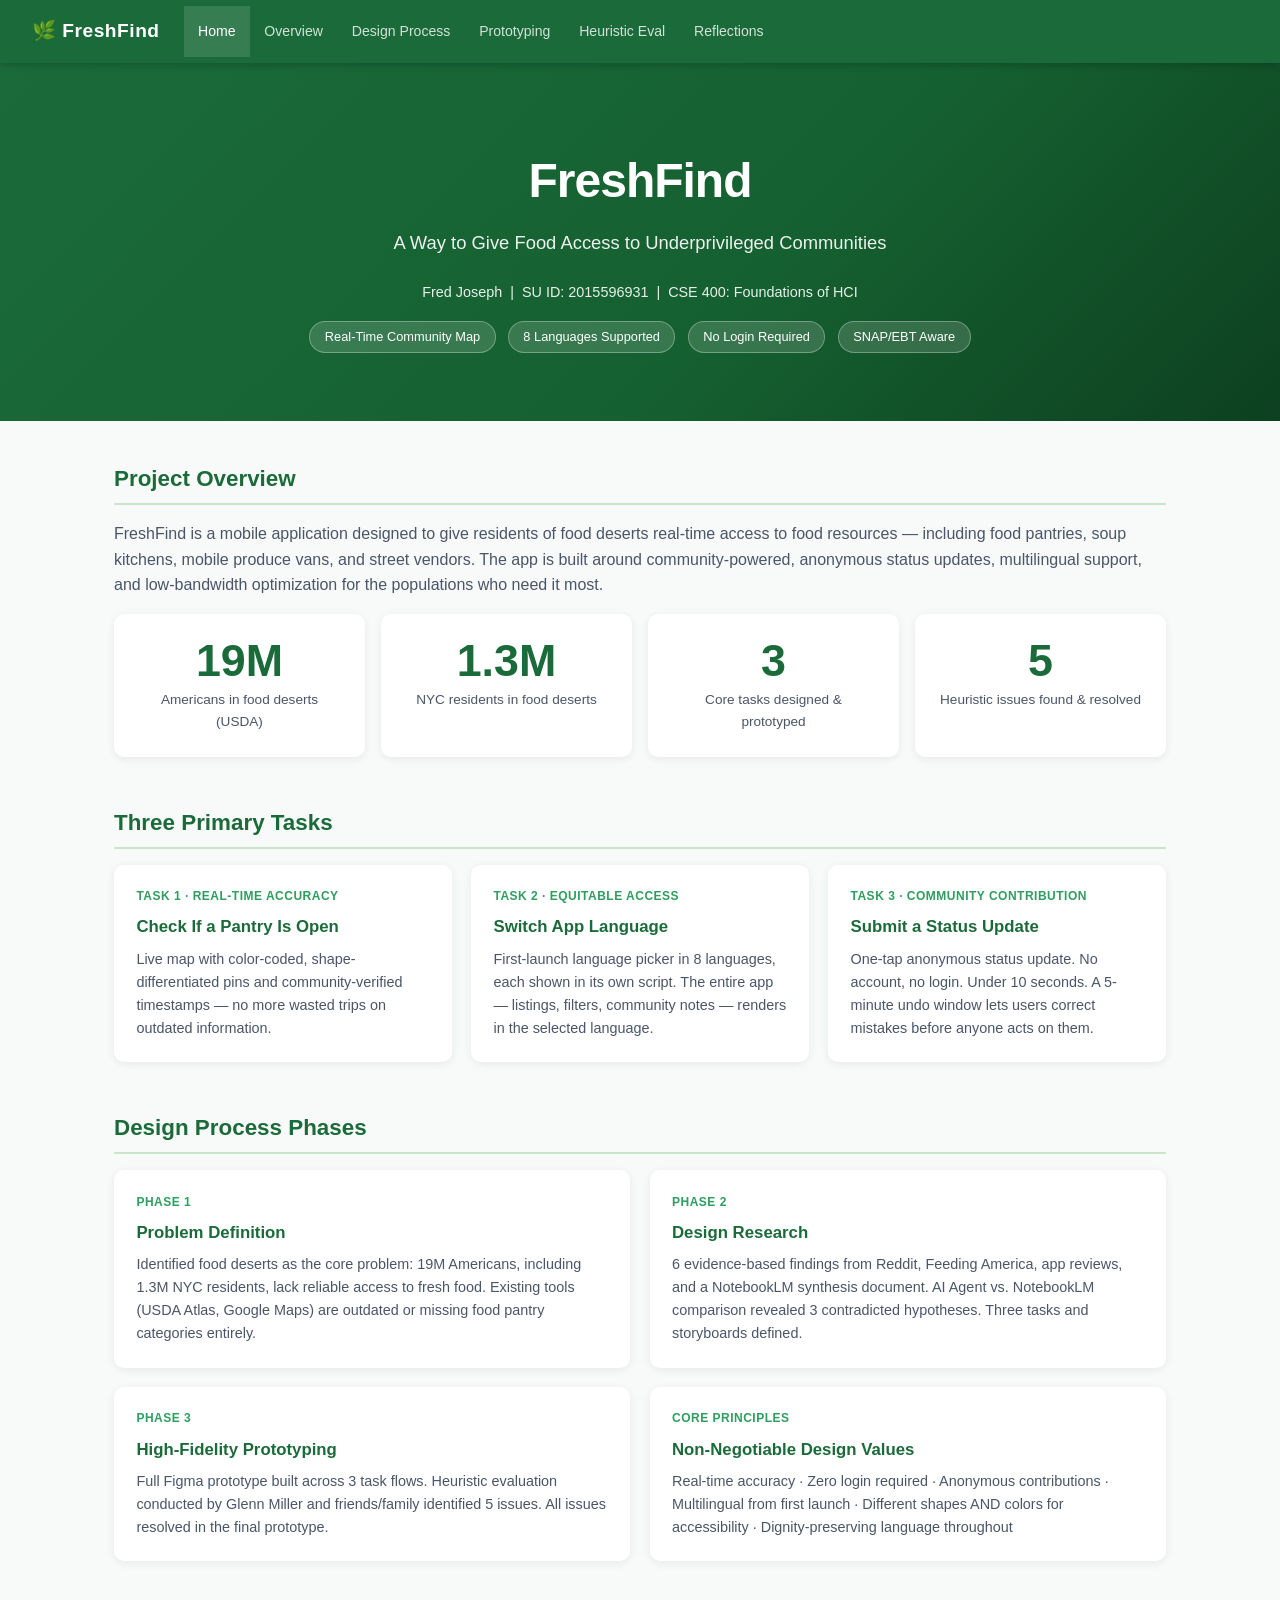
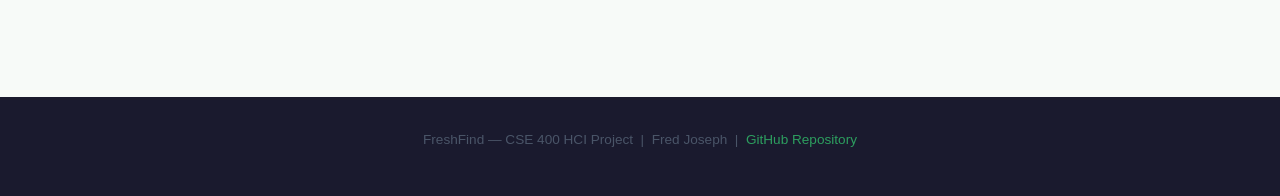
<file: index.html>
<!DOCTYPE html>
<html lang="en">
<head><meta charset="UTF-8"><meta name="viewport" content="width=device-width,initial-scale=1">
<title>FreshFind — HCI Project</title><link rel="stylesheet" href="style.css"></head>
<body>
<nav>
  <span class="brand">🌿 FreshFind</span>
  <a href="index.html" class="active">Home</a>
  <a href="overview.html">Overview</a>
  <a href="process.html">Design Process</a>
  <a href="prototyping.html">Prototyping</a>
  <a href="evaluation.html">Heuristic Eval</a>
  <a href="reflections.html">Reflections</a>
</nav>
 
<div class="hero">
  <h1>FreshFind</h1>
  <p class="tagline">A Way to Give Food Access to Underprivileged Communities</p>
  <p class="meta">Fred Joseph &nbsp;|&nbsp; SU ID: 2015596931 &nbsp;|&nbsp; CSE 400: Foundations of HCI</p>
  <div style="margin-top:1.5 rem">
    <span class="pill">Real-Time Community Map</span>
    <span class="pill">8 Languages Supported</span>
    <span class="pill">No Login Required</span>
    <span class="pill">SNAP/EBT Aware</span>
  </div>
</div>
 
<main>
  <section>
    <h2>Project Overview</h2>
    <p>FreshFind is a mobile application designed to give residents of food deserts real-time access to food resources — including food pantries, soup kitchens, mobile produce vans, and street vendors. The app is built around community-powered, anonymous status updates, multilingual support, and low-bandwidth optimization for the populations who need it most.</p>
    <div class="stat-grid">
      <div class="stat-card"><div class="number">19M</div><div class="label">Americans in food deserts (USDA)</div></div>
      <div class="stat-card"><div class="number">1.3M</div><div class="label">NYC residents in food deserts</div></div>
      <div class="stat-card"><div class="number">3</div><div class="label">Core tasks designed &amp; prototyped</div></div>
      <div class="stat-card"><div class="number">5</div><div class="label">Heuristic issues found &amp; resolved</div></div>
    </div>
  </section>
 
  <section>
    <h2>Three Primary Tasks</h2>
    <div class="card-grid cols-3">
      <div class="card">
        <div class="card-tag">Task 1 · Real-Time Accuracy</div>
        <h3>Check If a Pantry Is Open</h3>
        <p>Live map with color-coded, shape-differentiated pins and community-verified timestamps — no more wasted trips on outdated information.</p>
      </div>
      <div class="card">
        <div class="card-tag">Task 2 · Equitable Access</div>
        <h3>Switch App Language</h3>
        <p>First-launch language picker in 8 languages, each shown in its own script. The entire app — listings, filters, community notes — renders in the selected language.</p>
      </div>
      <div class="card">
        <div class="card-tag">Task 3 · Community Contribution</div>
        <h3>Submit a Status Update</h3>
        <p>One-tap anonymous status update. No account, no login. Under 10 seconds. A 5-minute undo window lets users correct mistakes before anyone acts on them.</p>
      </div>
    </div>
  </section>
 
  <section>
    <h2>Design Process Phases</h2>
    <div class="card-grid cols-2">
      <div class="card">
        <div class="card-tag">Phase 1</div>
        <h3>Problem Definition</h3>
        <p>Identified food deserts as the core problem: 19M Americans, including 1.3M NYC residents, lack reliable access to fresh food. Existing tools (USDA Atlas, Google Maps) are outdated or missing food pantry categories entirely.</p>
      </div>
      <div class="card">
        <div class="card-tag">Phase 2</div>
        <h3>Design Research</h3>
        <p>6 evidence-based findings from Reddit, Feeding America, app reviews, and a NotebookLM synthesis document. AI Agent vs. NotebookLM comparison revealed 3 contradicted hypotheses. Three tasks and storyboards defined.</p>
      </div>
      <div class="card">
        <div class="card-tag">Phase 3</div>
        <h3>High-Fidelity Prototyping</h3>
        <p>Full Figma prototype built across 3 task flows. Heuristic evaluation conducted by Glenn Miller and friends/family identified 5 issues. All issues resolved in the final prototype.</p>
      </div>
      <div class="card">
        <div class="card-tag">Core Principles</div>
        <h3>Non-Negotiable Design Values</h3>
        <p>Real-time accuracy · Zero login required · Anonymous contributions · Multilingual from first launch · Different shapes AND colors for accessibility · Dignity-preserving language throughout</p>
      </div>
    </div>
  </section>
</main>
<footer>
  <p>FreshFind — CSE 400 HCI Project &nbsp;|&nbsp; Fred Joseph &nbsp;|&nbsp;
  <a href="https://github.com/fredj04.github.io/FreshFind-hci">GitHub Repository</a></p>
</footer>
</body></html>
</file>
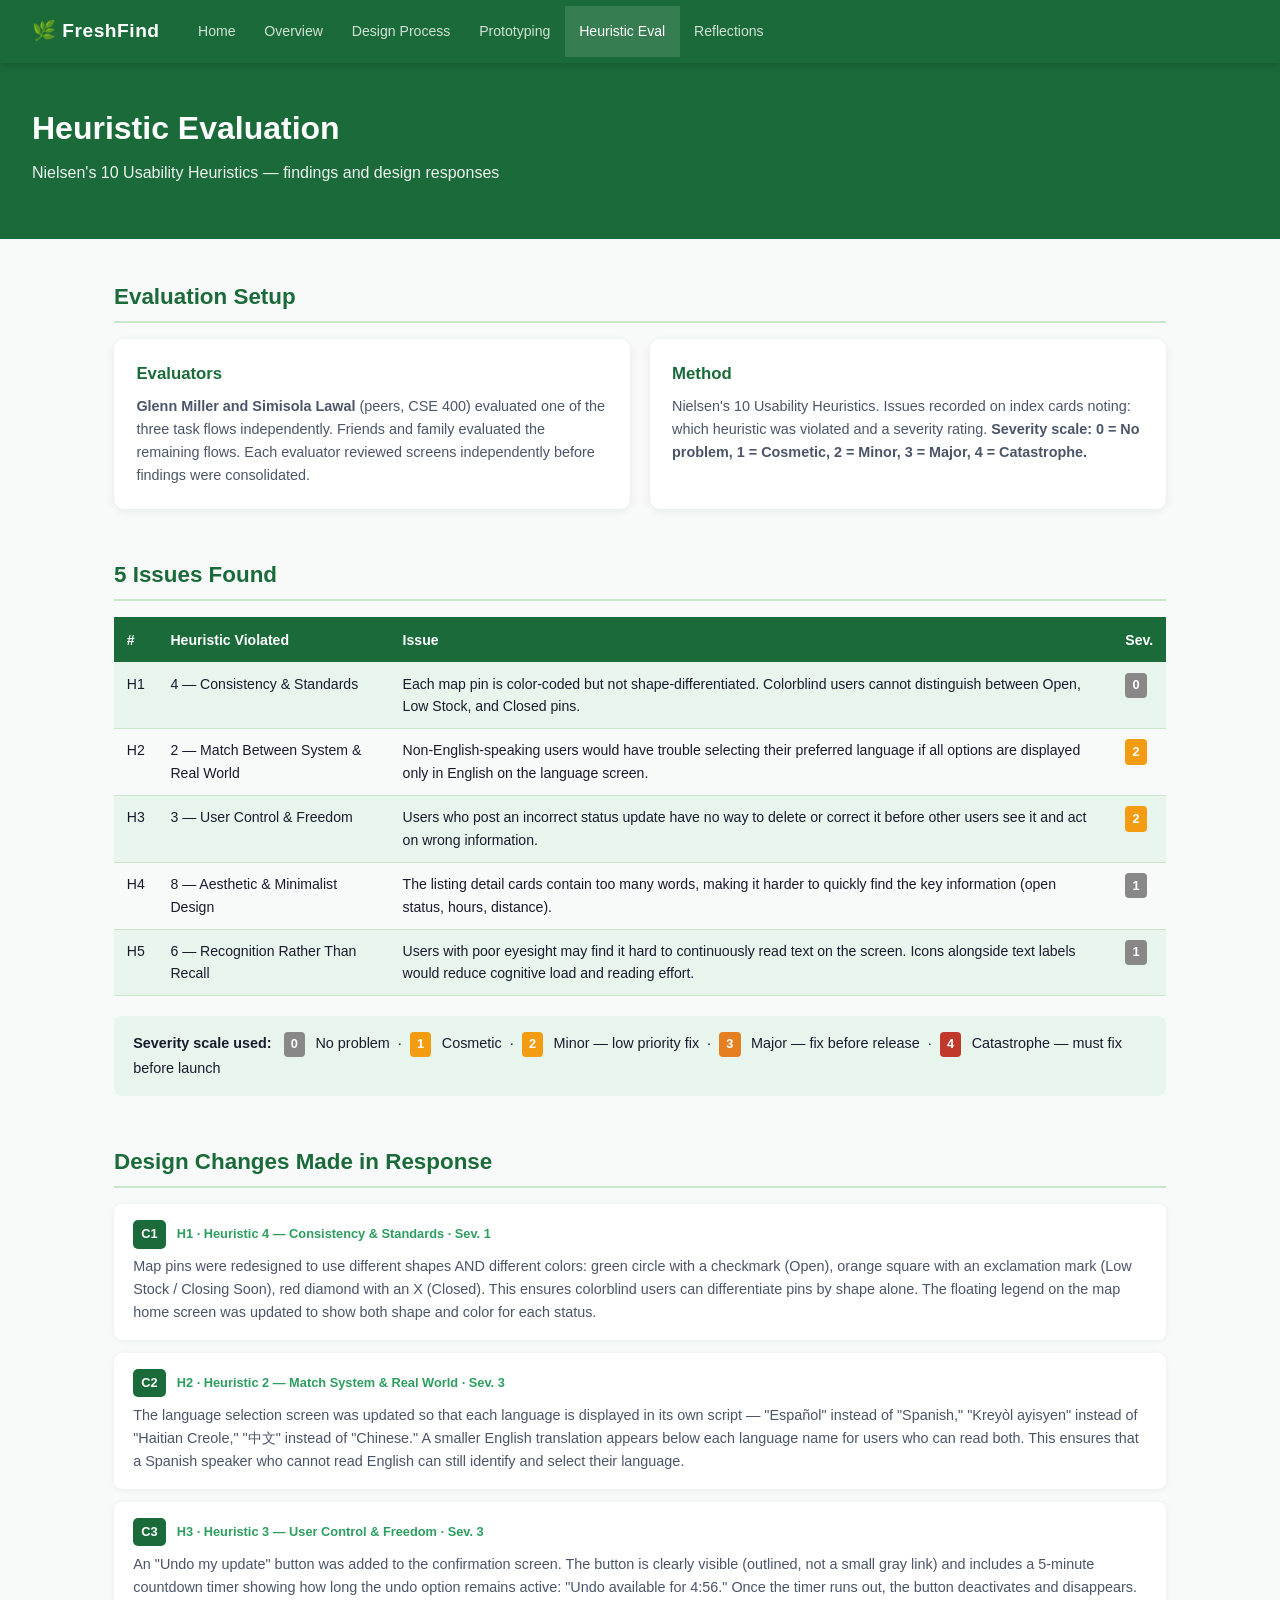
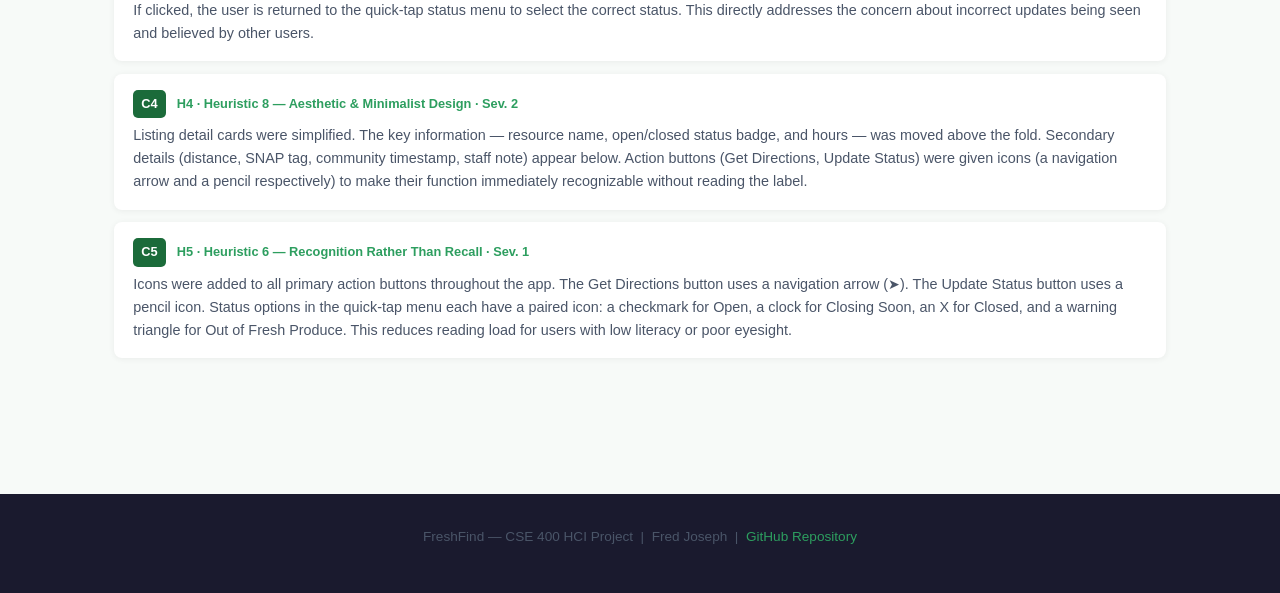
<file: evaluation.html>
<!DOCTYPE html>
<html lang="en">
<head><meta charset="UTF-8"><meta name="viewport" content="width=device-width,initial-scale=1">
<title>Heuristic Evaluation — FreshFind</title><link rel="stylesheet" href="style.css"></head>
<body>
<nav>
  <span class="brand">🌿 FreshFind</span>
  <a href="index.html">Home</a>
  <a href="overview.html">Overview</a>
  <a href="process.html">Design Process</a>
  <a href="prototyping.html">Prototyping</a>
  <a href="evaluation.html" class="active">Heuristic Eval</a>
  <a href="reflections.html">Reflections</a>
</nav>
<div class="page-header"><h1>Heuristic Evaluation</h1><p>Nielsen's 10 Usability Heuristics — findings and design responses</p></div>
<main>
 
  <section>
    <h2>Evaluation Setup</h2>
    <div class="card-grid cols-2">
      <div class="card">
        <h3>Evaluators</h3>
        <p><strong>Glenn Miller and Simisola Lawal</strong> (peers, CSE 400) evaluated one of the three task flows independently. Friends and family evaluated the remaining flows. Each evaluator reviewed screens independently before findings were consolidated.</p>
      </div>
      <div class="card">
        <h3>Method</h3>
        <p>Nielsen's 10 Usability Heuristics. Issues recorded on index cards noting: which heuristic was violated and a severity rating. <strong>Severity scale: 0 = No problem, 1 = Cosmetic, 2 = Minor, 3 = Major, 4 = Catastrophe.</strong></p>
      </div>
    </div>
  </section>
 
  <section>
    <h2>5 Issues Found</h2>
    <table class="he-table">
      <tr><th>#</th><th>Heuristic Violated</th><th>Issue</th><th>Sev.</th></tr>
      <tr>
        <td>H1</td>
        <td>4 — Consistency &amp; Standards</td>
        <td>Each map pin is color-coded but not shape-differentiated. Colorblind users cannot distinguish between Open, Low Stock, and Closed pins.</td>
        <td><span class="sev sev-1">0</span></td>
      </tr>
      <tr>
        <td>H2</td>
        <td>2 — Match Between System &amp; Real World</td>
        <td>Non-English-speaking users would have trouble selecting their preferred language if all options are displayed only in English on the language screen.</td>
        <td><span class="sev sev-2">2</span></td>
      </tr>
      <tr>
        <td>H3</td>
        <td>3 — User Control &amp; Freedom</td>
        <td>Users who post an incorrect status update have no way to delete or correct it before other users see it and act on wrong information.</td>
        <td><span class="sev sev-2">2</span></td>
      </tr>
      <tr>
        <td>H4</td>
        <td>8 — Aesthetic &amp; Minimalist Design</td>
        <td>The listing detail cards contain too many words, making it harder to quickly find the key information (open status, hours, distance).</td>
        <td><span class="sev sev-1">1</span></td>
      </tr>
      <tr>
        <td>H5</td>
        <td>6 — Recognition Rather Than Recall</td>
        <td>Users with poor eyesight may find it hard to continuously read text on the screen. Icons alongside text labels would reduce cognitive load and reading effort.</td>
        <td><span class="sev sev-1">1</span></td>
      </tr>
    </table>
 
    <div style="margin-top:1.2rem; padding:1rem 1.2rem; background:var(--mint); border-radius:8px; font-size:.9rem;">
      <strong>Severity scale used:</strong> &nbsp;
      <span class="sev sev-1" style="margin-right:.4rem">0</span> No problem &nbsp;·&nbsp;
      <span class="sev sev-1" style="margin-right:.4rem; background:var(--yellow)">1</span> Cosmetic &nbsp;·&nbsp;
      <span class="sev sev-2" style="margin-right:.4rem">2</span> Minor — low priority fix &nbsp;·&nbsp;
      <span class="sev sev-3" style="margin-right:.4rem">3</span> Major — fix before release &nbsp;·&nbsp;
      <span class="sev sev-4" style="margin-right:.4rem">4</span> Catastrophe — must fix before launch
    </div>
  </section>
 
  <section>
    <h2>Design Changes Made in Response</h2>
 
    <div class="change">
      <div class="change-head">
        <span class="change-id">C1</span>
        <span class="change-ref">H1 · Heuristic 4 — Consistency &amp; Standards · Sev. 1</span>
      </div>
      <p>Map pins were redesigned to use different shapes AND different colors: green circle with a checkmark (Open), orange square with an exclamation mark (Low Stock / Closing Soon), red diamond with an X (Closed). This ensures colorblind users can differentiate pins by shape alone. The floating legend on the map home screen was updated to show both shape and color for each status.</p>
    </div>
 
    <div class="change">
      <div class="change-head">
        <span class="change-id">C2</span>
        <span class="change-ref">H2 · Heuristic 2 — Match System &amp; Real World · Sev. 3</span>
      </div>
      <p>The language selection screen was updated so that each language is displayed in its own script — "Español" instead of "Spanish," "Kreyòl ayisyen" instead of "Haitian Creole," "中文" instead of "Chinese." A smaller English translation appears below each language name for users who can read both. This ensures that a Spanish speaker who cannot read English can still identify and select their language.</p>
    </div>
 
    <div class="change">
      <div class="change-head">
        <span class="change-id">C3</span>
        <span class="change-ref">H3 · Heuristic 3 — User Control &amp; Freedom · Sev. 3</span>
      </div>
      <p>An "Undo my update" button was added to the confirmation screen. The button is clearly visible (outlined, not a small gray link) and includes a 5-minute countdown timer showing how long the undo option remains active: "Undo available for 4:56." Once the timer runs out, the button deactivates and disappears. If clicked, the user is returned to the quick-tap status menu to select the correct status. This directly addresses the concern about incorrect updates being seen and believed by other users.</p>
    </div>
 
    <div class="change">
      <div class="change-head">
        <span class="change-id">C4</span>
        <span class="change-ref">H4 · Heuristic 8 — Aesthetic &amp; Minimalist Design · Sev. 2</span>
      </div>
      <p>Listing detail cards were simplified. The key information — resource name, open/closed status badge, and hours — was moved above the fold. Secondary details (distance, SNAP tag, community timestamp, staff note) appear below. Action buttons (Get Directions, Update Status) were given icons (a navigation arrow and a pencil respectively) to make their function immediately recognizable without reading the label.</p>
    </div>
 
    <div class="change">
      <div class="change-head">
        <span class="change-id">C5</span>
        <span class="change-ref">H5 · Heuristic 6 — Recognition Rather Than Recall · Sev. 1</span>
      </div>
      <p>Icons were added to all primary action buttons throughout the app. The Get Directions button uses a navigation arrow (➤). The Update Status button uses a pencil icon. Status options in the quick-tap menu each have a paired icon: a checkmark for Open, a clock for Closing Soon, an X for Closed, and a warning triangle for Out of Fresh Produce. This reduces reading load for users with low literacy or poor eyesight.</p>
    </div>
  </section>
 
</main>
<footer>
  <p>FreshFind — CSE 400 HCI Project &nbsp;|&nbsp; Fred Joseph &nbsp;|&nbsp;
  <a href="https://github.com/fredj04.github.io/FreshFind-hci">GitHub Repository</a></p>
</footer>
</body></html>
</file>
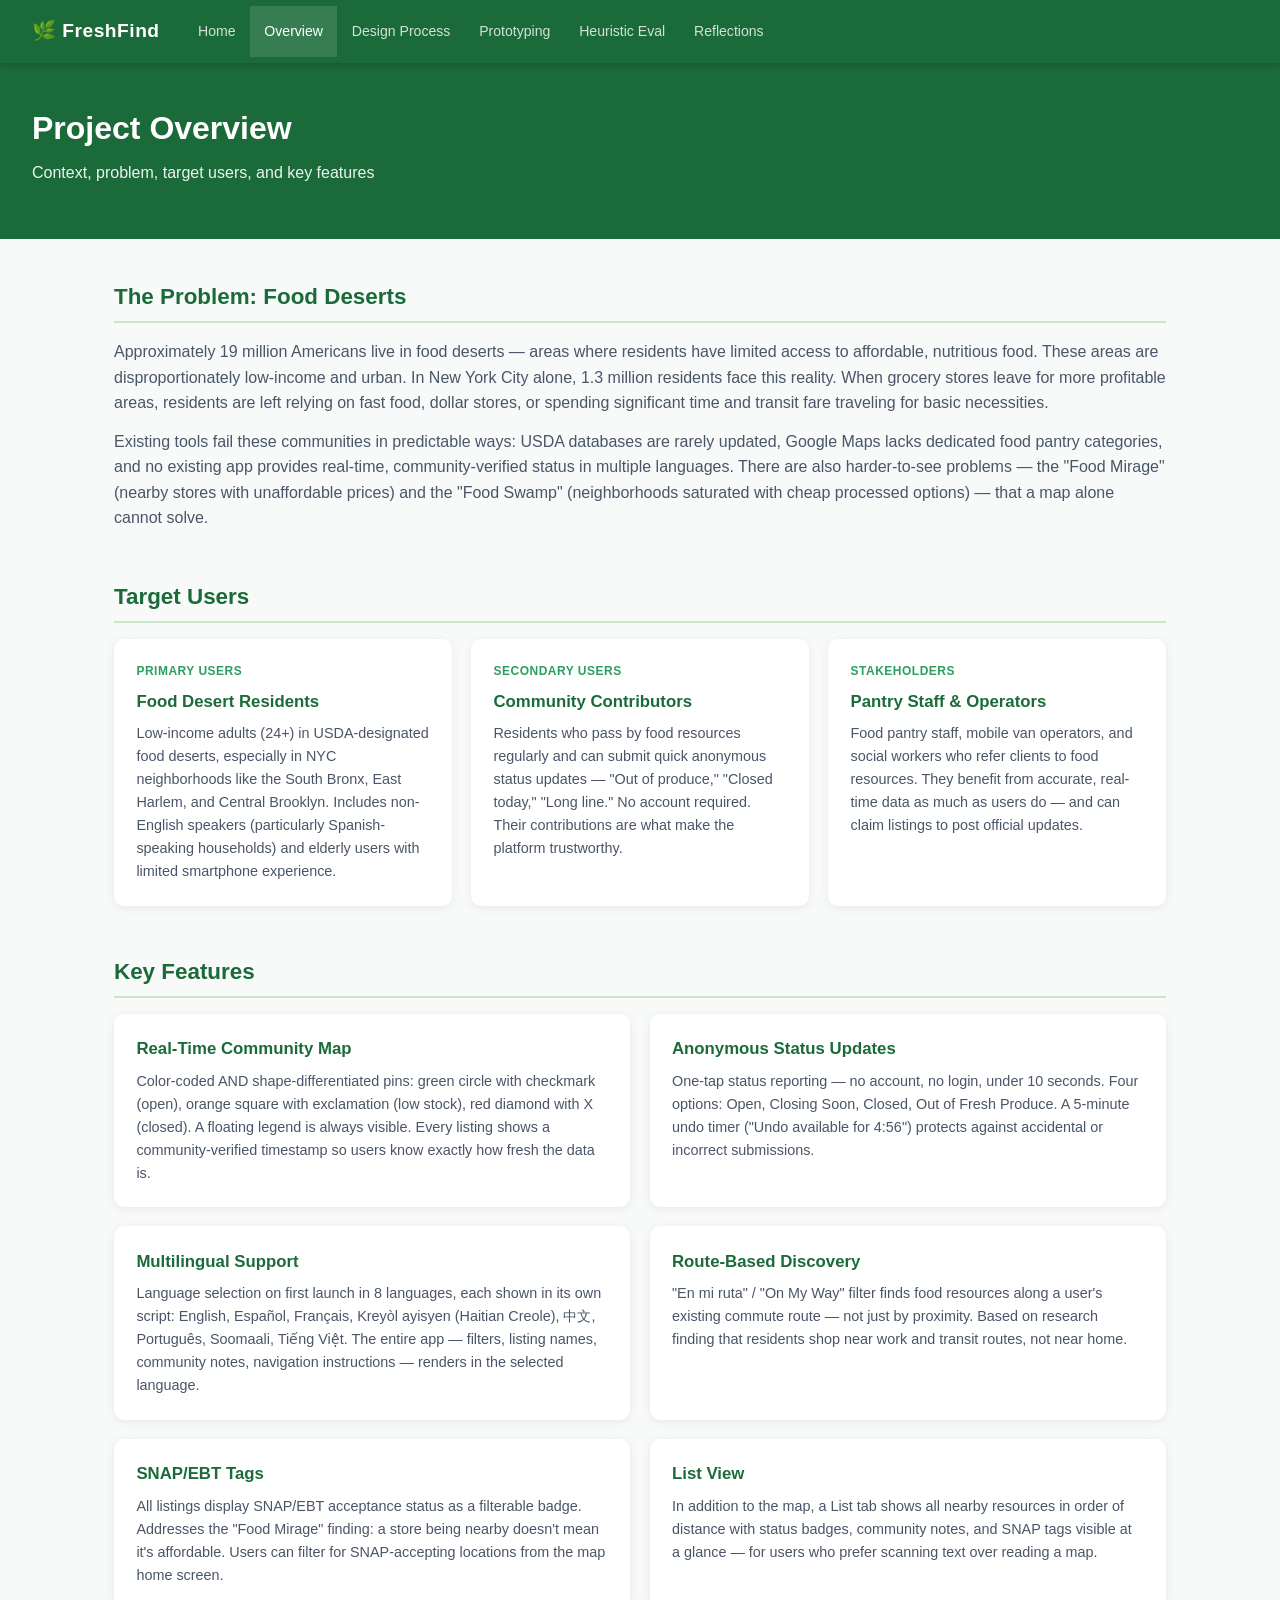
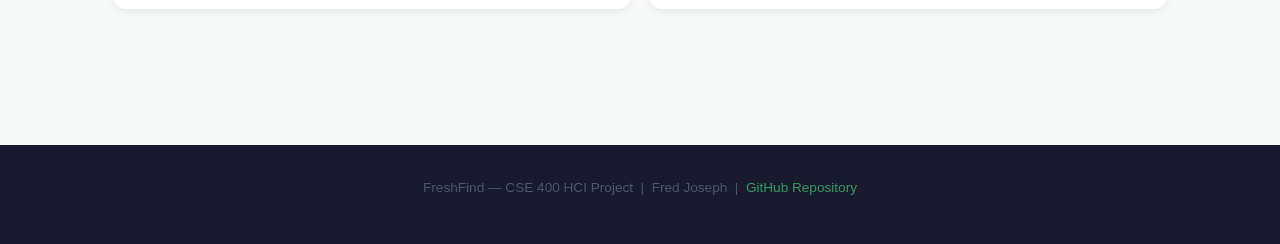
<file: overview.html>
<!DOCTYPE html>
<html lang="en">
<head><meta charset="UTF-8"><meta name="viewport" content="width=device-width,initial-scale=1">
<title>Overview — FreshFind</title><link rel="stylesheet" href="style.css"></head>
<body>
<nav>
  <span class="brand">🌿 FreshFind</span>
  <a href="index.html">Home</a>
  <a href="overview.html" class="active">Overview</a>
  <a href="process.html">Design Process</a>
  <a href="prototyping.html">Prototyping</a>
  <a href="evaluation.html">Heuristic Eval</a>
  <a href="reflections.html">Reflections</a>
</nav>
<div class="page-header"><h1>Project Overview</h1><p>Context, problem, target users, and key features</p></div>
<main>
  <section>
    <h2>The Problem: Food Deserts</h2>
    <p>Approximately 19 million Americans live in food deserts — areas where residents have limited access to affordable, nutritious food. These areas are disproportionately low-income and urban. In New York City alone, 1.3 million residents face this reality. When grocery stores leave for more profitable areas, residents are left relying on fast food, dollar stores, or spending significant time and transit fare traveling for basic necessities.</p>
    <p>Existing tools fail these communities in predictable ways: USDA databases are rarely updated, Google Maps lacks dedicated food pantry categories, and no existing app provides real-time, community-verified status in multiple languages. There are also harder-to-see problems — the "Food Mirage" (nearby stores with unaffordable prices) and the "Food Swamp" (neighborhoods saturated with cheap processed options) — that a map alone cannot solve.</p>
  </section>
 
  <section>
    <h2>Target Users</h2>
    <div class="card-grid cols-3">
      <div class="card">
        <div class="card-tag">Primary Users</div>
        <h3>Food Desert Residents</h3>
        <p>Low-income adults (24+) in USDA-designated food deserts, especially in NYC neighborhoods like the South Bronx, East Harlem, and Central Brooklyn. Includes non-English speakers (particularly Spanish-speaking households) and elderly users with limited smartphone experience.</p>
      </div>
      <div class="card">
        <div class="card-tag">Secondary Users</div>
        <h3>Community Contributors</h3>
        <p>Residents who pass by food resources regularly and can submit quick anonymous status updates — "Out of produce," "Closed today," "Long line." No account required. Their contributions are what make the platform trustworthy.</p>
      </div>
      <div class="card">
        <div class="card-tag">Stakeholders</div>
        <h3>Pantry Staff &amp; Operators</h3>
        <p>Food pantry staff, mobile van operators, and social workers who refer clients to food resources. They benefit from accurate, real-time data as much as users do — and can claim listings to post official updates.</p>
      </div>
    </div>
  </section>
 
  <section>
    <h2>Key Features</h2>
    <div class="card-grid cols-2">
      <div class="card">
        <h3>Real-Time Community Map</h3>
        <p>Color-coded AND shape-differentiated pins: green circle with checkmark (open), orange square with exclamation (low stock), red diamond with X (closed). A floating legend is always visible. Every listing shows a community-verified timestamp so users know exactly how fresh the data is.</p>
      </div>
      <div class="card">
        <h3>Anonymous Status Updates</h3>
        <p>One-tap status reporting — no account, no login, under 10 seconds. Four options: Open, Closing Soon, Closed, Out of Fresh Produce. A 5-minute undo timer ("Undo available for 4:56") protects against accidental or incorrect submissions.</p>
      </div>
      <div class="card">
        <h3>Multilingual Support</h3>
        <p>Language selection on first launch in 8 languages, each shown in its own script: English, Español, Français, Kreyòl ayisyen (Haitian Creole), 中文, Português, Soomaali, Tiếng Việt. The entire app — filters, listing names, community notes, navigation instructions — renders in the selected language.</p>
      </div>
      <div class="card">
        <h3>Route-Based Discovery</h3>
        <p>"En mi ruta" / "On My Way" filter finds food resources along a user's existing commute route — not just by proximity. Based on research finding that residents shop near work and transit routes, not near home.</p>
      </div>
      <div class="card">
        <h3>SNAP/EBT Tags</h3>
        <p>All listings display SNAP/EBT acceptance status as a filterable badge. Addresses the "Food Mirage" finding: a store being nearby doesn't mean it's affordable. Users can filter for SNAP-accepting locations from the map home screen.</p>
      </div>
      <div class="card">
        <h3>List View</h3>
        <p>In addition to the map, a List tab shows all nearby resources in order of distance with status badges, community notes, and SNAP tags visible at a glance — for users who prefer scanning text over reading a map.</p>
      </div>
    </div>
  </section>
</main>
<footer>
  <p>FreshFind — CSE 400 HCI Project &nbsp;|&nbsp; Fred Joseph &nbsp;|&nbsp;
  <a href="https://github.com/fredj04.github.io/FreshFind-hci">GitHub Repository</a></p>
</footer>
</body></html>
</file>
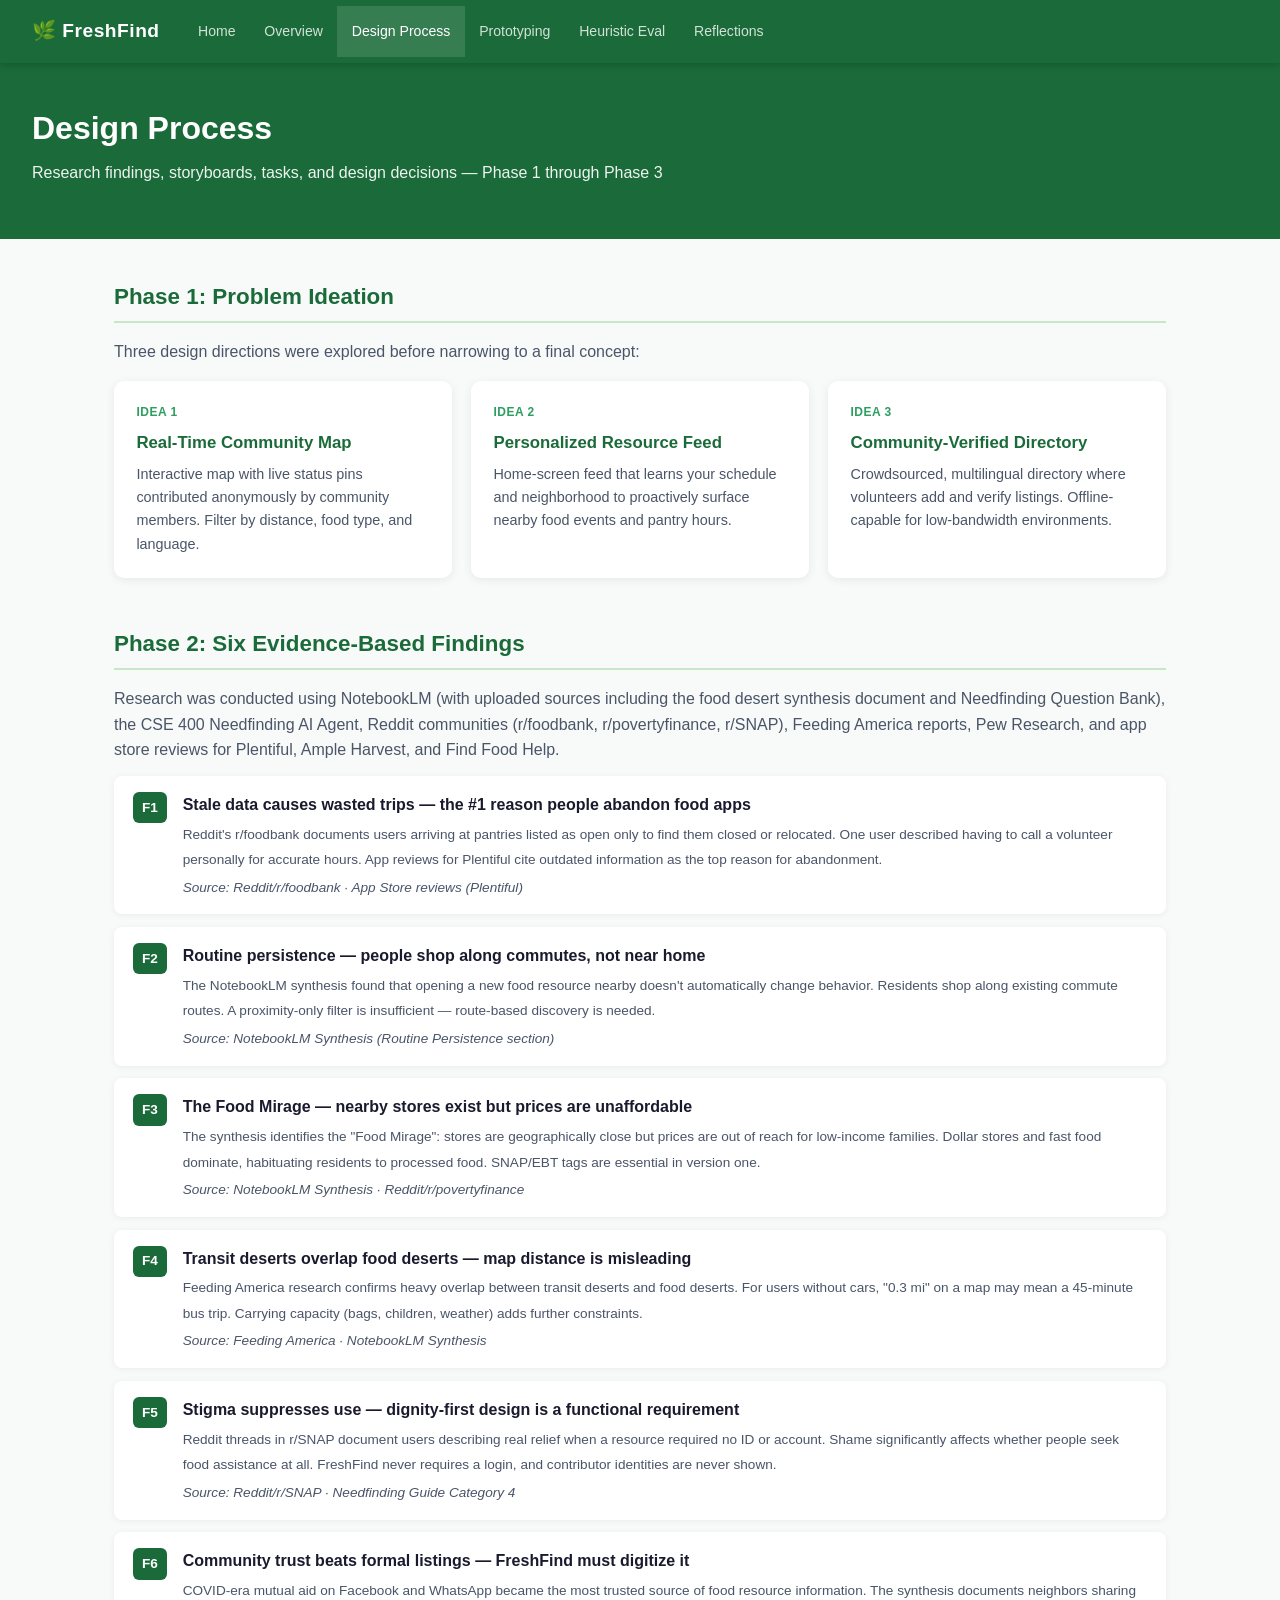
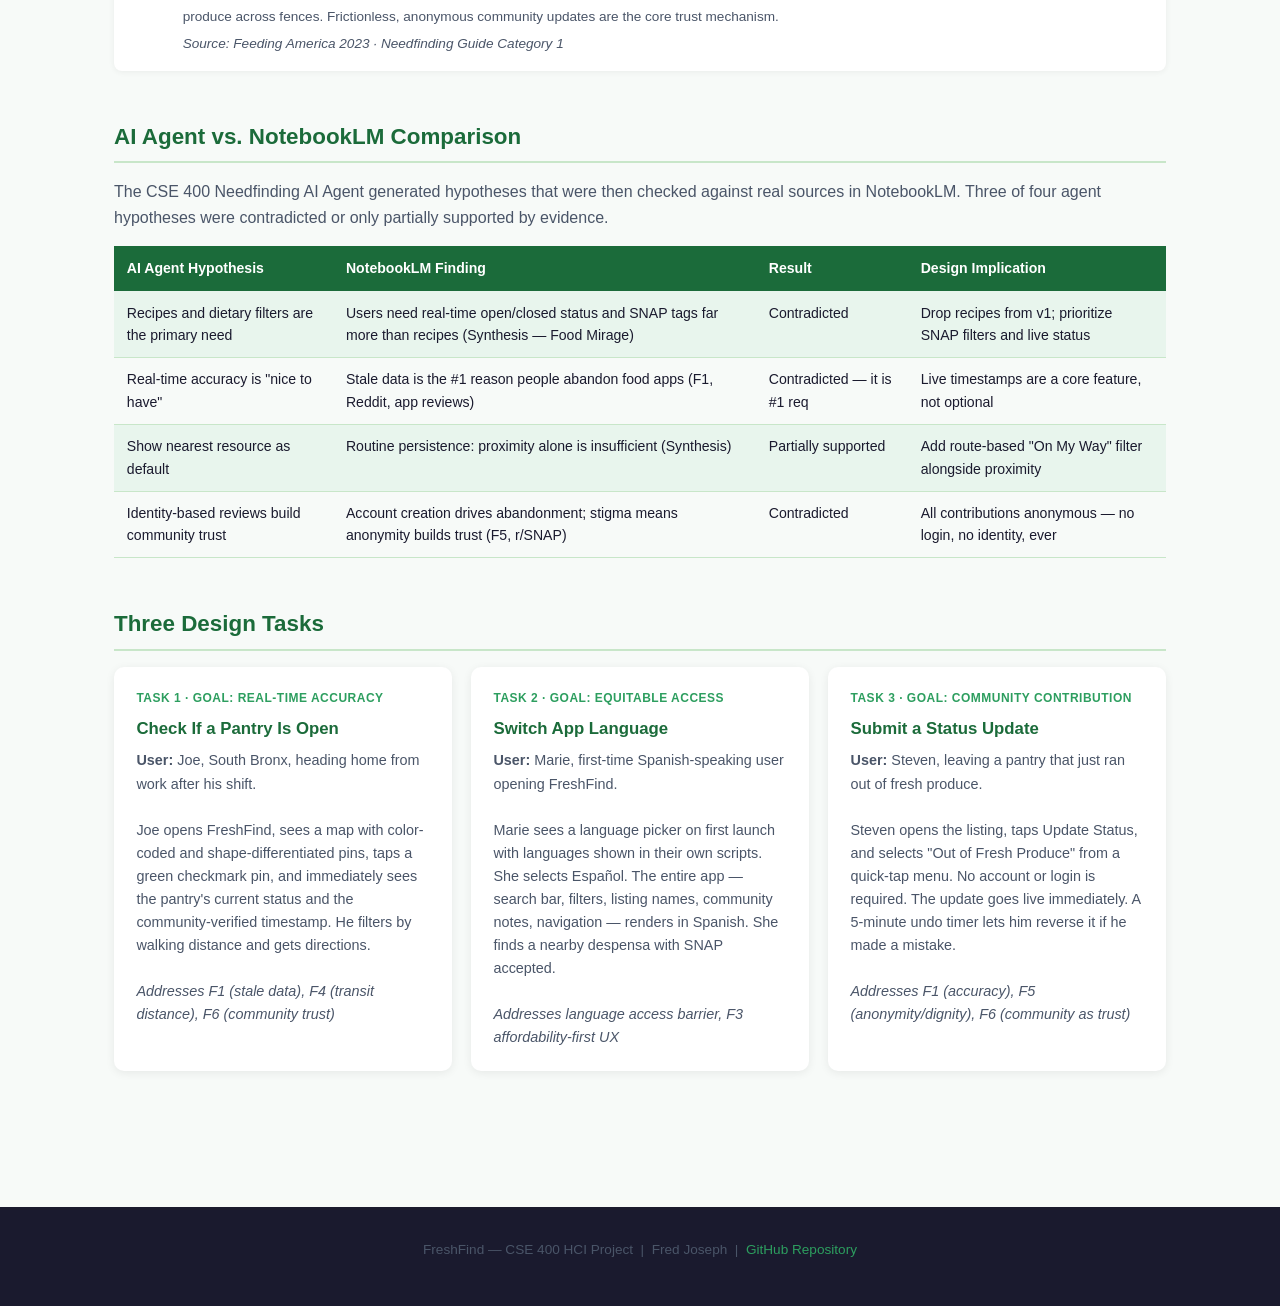
<file: process.html>
<!DOCTYPE html>
<html lang="en">
<head><meta charset="UTF-8"><meta name="viewport" content="width=device-width,initial-scale=1">
<title>Design Process — FreshFind</title><link rel="stylesheet" href="style.css"></head>
<body>
<nav>
  <span class="brand">🌿 FreshFind</span>
  <a href="index.html">Home</a>
  <a href="overview.html">Overview</a>
  <a href="process.html" class="active">Design Process</a>
  <a href="prototyping.html">Prototyping</a>
  <a href="evaluation.html">Heuristic Eval</a>
  <a href="reflections.html">Reflections</a>
</nav>
<div class="page-header"><h1>Design Process</h1><p>Research findings, storyboards, tasks, and design decisions — Phase 1 through Phase 3</p></div>
<main>
 
  <section>
    <h2>Phase 1: Problem Ideation</h2>
    <p>Three design directions were explored before narrowing to a final concept:</p>
    <div class="card-grid cols-3">
      <div class="card"><div class="card-tag">Idea 1</div><h3>Real-Time Community Map</h3><p>Interactive map with live status pins contributed anonymously by community members. Filter by distance, food type, and language.</p></div>
      <div class="card"><div class="card-tag">Idea 2</div><h3>Personalized Resource Feed</h3><p>Home-screen feed that learns your schedule and neighborhood to proactively surface nearby food events and pantry hours.</p></div>
      <div class="card"><div class="card-tag">Idea 3</div><h3>Community-Verified Directory</h3><p>Crowdsourced, multilingual directory where volunteers add and verify listings. Offline-capable for low-bandwidth environments.</p></div>
    </div>
  </section>
 
  <section>
    <h2>Phase 2: Six Evidence-Based Findings</h2>
    <p>Research was conducted using NotebookLM (with uploaded sources including the food desert synthesis document and Needfinding Question Bank), the CSE 400 Needfinding AI Agent, Reddit communities (r/foodbank, r/povertyfinance, r/SNAP), Feeding America reports, Pew Research, and app store reviews for Plentiful, Ample Harvest, and Find Food Help.</p>
 
    <div class="finding">
      <span class="num">F1</span>
      <div class="text">
        <strong>Stale data causes wasted trips — the #1 reason people abandon food apps</strong>
        <span>Reddit's r/foodbank documents users arriving at pantries listed as open only to find them closed or relocated. One user described having to call a volunteer personally for accurate hours. App reviews for Plentiful cite outdated information as the top reason for abandonment.</span>
        <span class="src">Source: Reddit/r/foodbank · App Store reviews (Plentiful)</span>
      </div>
    </div>
 
    <div class="finding">
      <span class="num">F2</span>
      <div class="text">
        <strong>Routine persistence — people shop along commutes, not near home</strong>
        <span>The NotebookLM synthesis found that opening a new food resource nearby doesn't automatically change behavior. Residents shop along existing commute routes. A proximity-only filter is insufficient — route-based discovery is needed.</span>
        <span class="src">Source: NotebookLM Synthesis (Routine Persistence section)</span>
      </div>
    </div>
 
    <div class="finding">
      <span class="num">F3</span>
      <div class="text">
        <strong>The Food Mirage — nearby stores exist but prices are unaffordable</strong>
        <span>The synthesis identifies the "Food Mirage": stores are geographically close but prices are out of reach for low-income families. Dollar stores and fast food dominate, habituating residents to processed food. SNAP/EBT tags are essential in version one.</span>
        <span class="src">Source: NotebookLM Synthesis · Reddit/r/povertyfinance</span>
      </div>
    </div>
 
    <div class="finding">
      <span class="num">F4</span>
      <div class="text">
        <strong>Transit deserts overlap food deserts — map distance is misleading</strong>
        <span>Feeding America research confirms heavy overlap between transit deserts and food deserts. For users without cars, "0.3 mi" on a map may mean a 45-minute bus trip. Carrying capacity (bags, children, weather) adds further constraints.</span>
        <span class="src">Source: Feeding America · NotebookLM Synthesis</span>
      </div>
    </div>
 
    <div class="finding">
      <span class="num">F5</span>
      <div class="text">
        <strong>Stigma suppresses use — dignity-first design is a functional requirement</strong>
        <span>Reddit threads in r/SNAP document users describing real relief when a resource required no ID or account. Shame significantly affects whether people seek food assistance at all. FreshFind never requires a login, and contributor identities are never shown.</span>
        <span class="src">Source: Reddit/r/SNAP · Needfinding Guide Category 4</span>
      </div>
    </div>
 
    <div class="finding">
      <span class="num">F6</span>
      <div class="text">
        <strong>Community trust beats formal listings — FreshFind must digitize it</strong>
        <span>COVID-era mutual aid on Facebook and WhatsApp became the most trusted source of food resource information. The synthesis documents neighbors sharing produce across fences. Frictionless, anonymous community updates are the core trust mechanism.</span>
        <span class="src">Source: Feeding America 2023 · Needfinding Guide Category 1</span>
      </div>
    </div>
  </section>
 
  <section>
    <h2>AI Agent vs. NotebookLM Comparison</h2>
    <p>The CSE 400 Needfinding AI Agent generated hypotheses that were then checked against real sources in NotebookLM. Three of four agent hypotheses were contradicted or only partially supported by evidence.</p>
    <table class="he-table">
      <tr><th>AI Agent Hypothesis</th><th>NotebookLM Finding</th><th>Result</th><th>Design Implication</th></tr>
      <tr><td>Recipes and dietary filters are the primary need</td><td>Users need real-time open/closed status and SNAP tags far more than recipes (Synthesis — Food Mirage)</td><td>Contradicted</td><td>Drop recipes from v1; prioritize SNAP filters and live status</td></tr>
      <tr><td>Real-time accuracy is "nice to have"</td><td>Stale data is the #1 reason people abandon food apps (F1, Reddit, app reviews)</td><td>Contradicted — it is #1 req</td><td>Live timestamps are a core feature, not optional</td></tr>
      <tr><td>Show nearest resource as default</td><td>Routine persistence: proximity alone is insufficient (Synthesis)</td><td>Partially supported</td><td>Add route-based "On My Way" filter alongside proximity</td></tr>
      <tr><td>Identity-based reviews build community trust</td><td>Account creation drives abandonment; stigma means anonymity builds trust (F5, r/SNAP)</td><td>Contradicted</td><td>All contributions anonymous — no login, no identity, ever</td></tr>
    </table>
  </section>
 
  <section>
    <h2>Three Design Tasks</h2>
    <div class="card-grid cols-3">
      <div class="card">
        <div class="card-tag">Task 1 · Goal: Real-Time Accuracy</div>
        <h3>Check If a Pantry Is Open</h3>
        <p><strong>User:</strong> Joe, South Bronx, heading home from work after his shift.<br><br>Joe opens FreshFind, sees a map with color-coded and shape-differentiated pins, taps a green checkmark pin, and immediately sees the pantry's current status and the community-verified timestamp. He filters by walking distance and gets directions.<br><br><em>Addresses F1 (stale data), F4 (transit distance), F6 (community trust)</em></p>
      </div>
      <div class="card">
        <div class="card-tag">Task 2 · Goal: Equitable Access</div>
        <h3>Switch App Language</h3>
        <p><strong>User:</strong> Marie, first-time Spanish-speaking user opening FreshFind.<br><br>Marie sees a language picker on first launch with languages shown in their own scripts. She selects Español. The entire app — search bar, filters, listing names, community notes, navigation — renders in Spanish. She finds a nearby despensa with SNAP accepted.<br><br><em>Addresses language access barrier, F3 affordability-first UX</em></p>
      </div>
      <div class="card">
        <div class="card-tag">Task 3 · Goal: Community Contribution</div>
        <h3>Submit a Status Update</h3>
        <p><strong>User:</strong> Steven, leaving a pantry that just ran out of fresh produce.<br><br>Steven opens the listing, taps Update Status, and selects "Out of Fresh Produce" from a quick-tap menu. No account or login is required. The update goes live immediately. A 5-minute undo timer lets him reverse it if he made a mistake.<br><br><em>Addresses F1 (accuracy), F5 (anonymity/dignity), F6 (community as trust)</em></p>
      </div>
    </div>
  </section>
 
</main>
<footer>
  <p>FreshFind — CSE 400 HCI Project &nbsp;|&nbsp; Fred Joseph &nbsp;|&nbsp;
  <a href="https://github.com/fredj04.github.io/FreshFind-hci">GitHub Repository</a></p>
</footer>
</body></html>
</file>
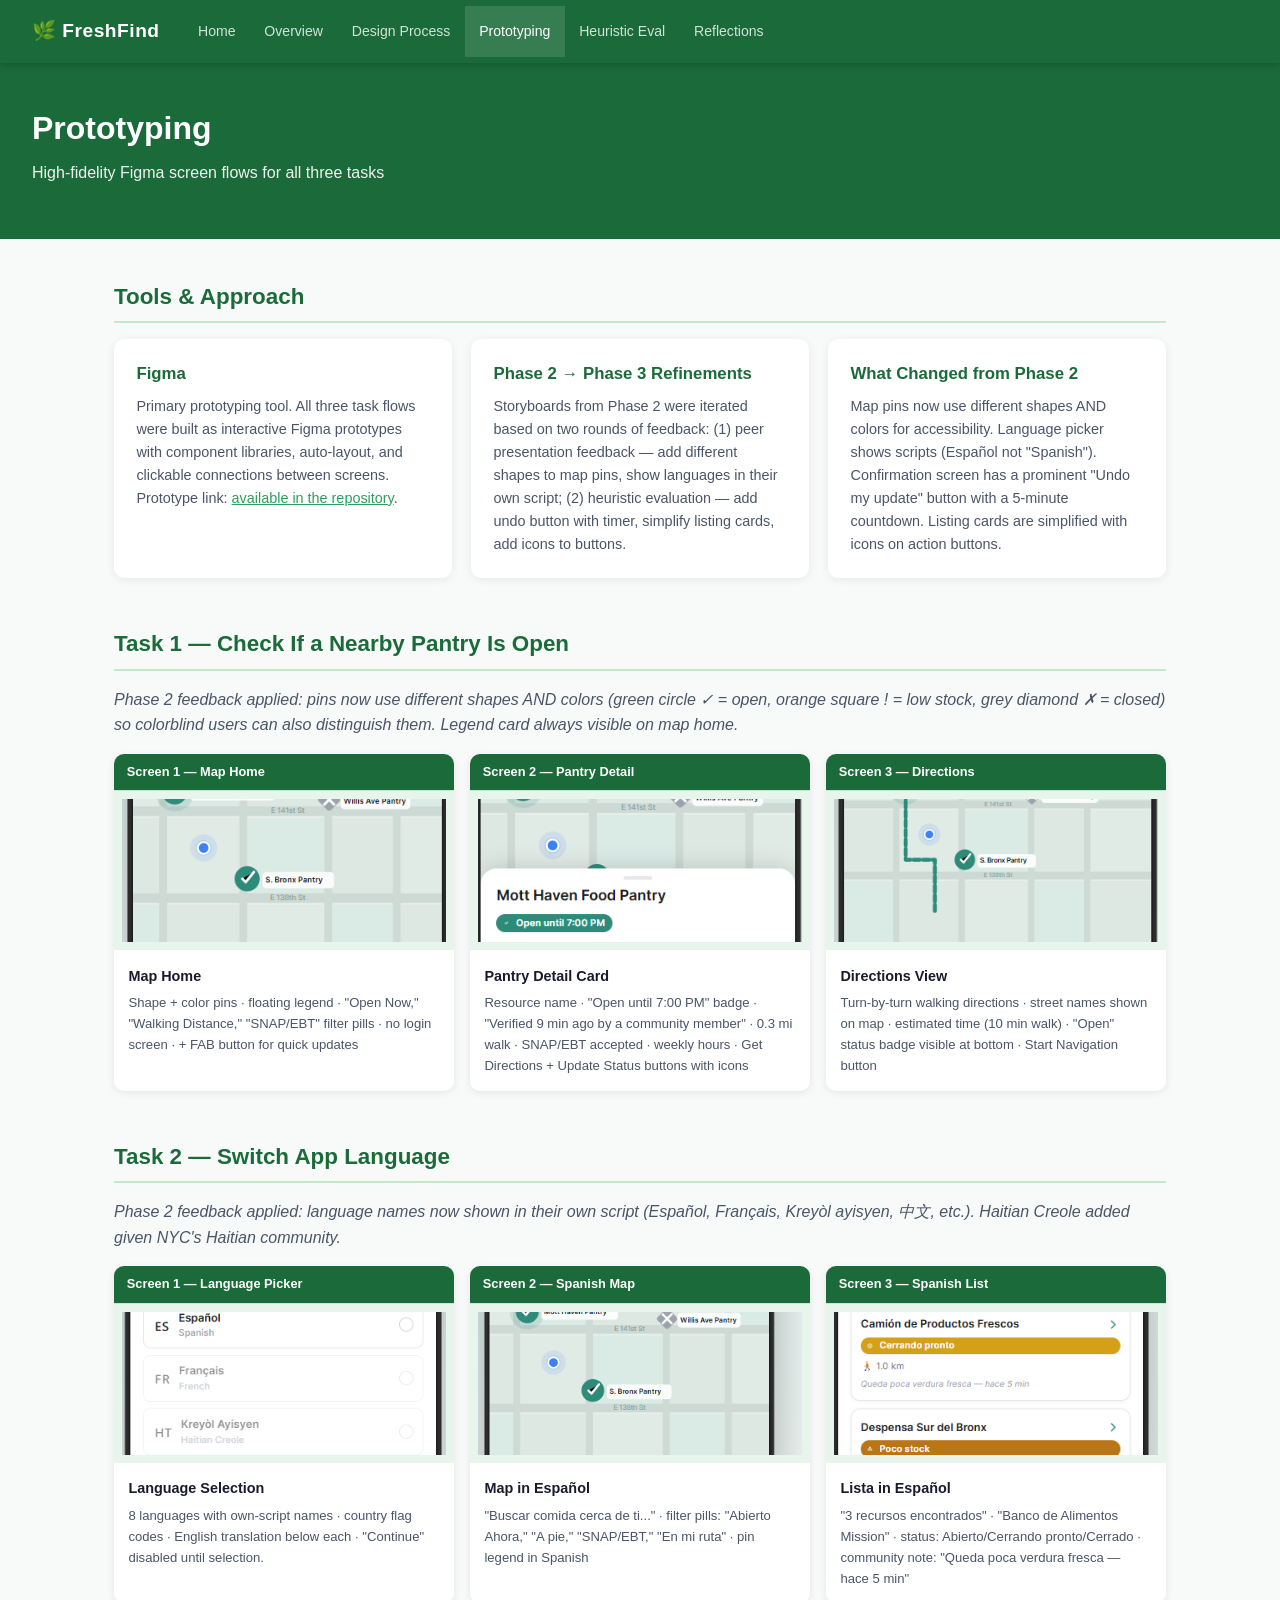
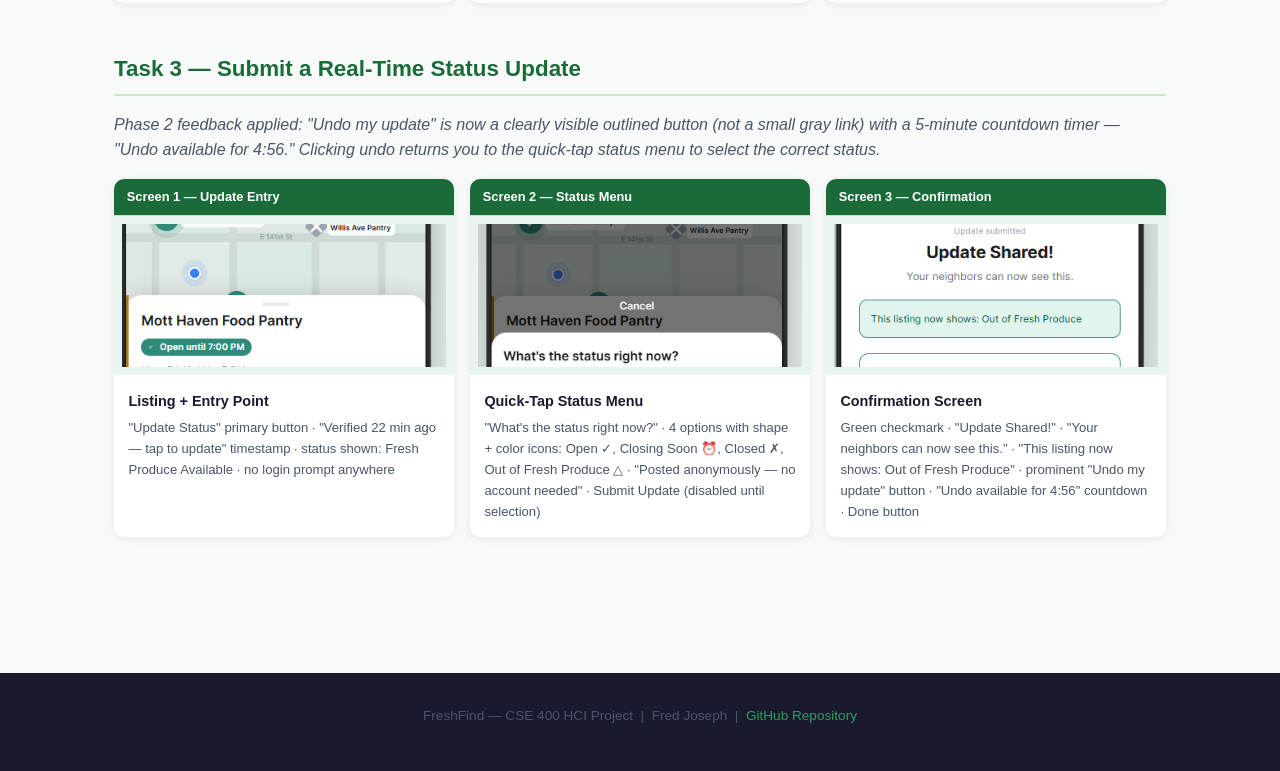
<file: prototyping.html>
<!DOCTYPE html>
<html lang="en">
<head><meta charset="UTF-8"><meta name="viewport" content="width=device-width,initial-scale=1">
<title>Prototyping — FreshFind</title><link rel="stylesheet" href="style.css"></head>
<body>
<nav>
  <span class="brand">🌿 FreshFind</span>
  <a href="index.html">Home</a>
  <a href="overview.html">Overview</a>
  <a href="process.html">Design Process</a>
  <a href="prototyping.html" class="active">Prototyping</a>
  <a href="evaluation.html">Heuristic Eval</a>
  <a href="reflections.html">Reflections</a>
</nav>
<div class="page-header"><h1>Prototyping</h1><p>High-fidelity Figma screen flows for all three tasks</p></div>
<main>
 
  <section>
    <h2>Tools &amp; Approach</h2>
    <div class="card-grid cols-3">
      <div class="card">
        <h3>Figma</h3>
        <p>Primary prototyping tool. All three task flows were built as interactive Figma prototypes with component libraries, auto-layout, and clickable connections between screens. Prototype link: <a href="https://www.figma.com/make/tDw8yi3wl2Iep31EA15LIO/High-Fidelity-Mobile-UI-System?code-node-id=0-9&p=f&t=S7mMyR7nLumREQxZ-0&fullscreen=1" style="color:var(--moss)">available in the repository</a>.</p>
      </div>
      <div class="card">
        <h3>Phase 2 → Phase 3 Refinements</h3>
        <p>Storyboards from Phase 2 were iterated based on two rounds of feedback: (1) peer presentation feedback — add different shapes to map pins, show languages in their own script; (2) heuristic evaluation — add undo button with timer, simplify listing cards, add icons to buttons.</p>
      </div>
      <div class="card">
        <h3>What Changed from Phase 2</h3>
        <p>Map pins now use different shapes AND colors for accessibility. Language picker shows scripts (Español not "Spanish"). Confirmation screen has a prominent "Undo my update" button with a 5-minute countdown. Listing cards are simplified with icons on action buttons.</p>
      </div>
    </div>
  </section>
 
  <section>
    <h2>Task 1 — Check If a Nearby Pantry Is Open</h2>
    <p><em>Phase 2 feedback applied: pins now use different shapes AND colors (green circle ✓ = open, orange square ! = low stock, grey diamond ✗ = closed) so colorblind users can also distinguish them. Legend card always visible on map home.</em></p>
    <div class="screen-flow">
      <div class="screen-card">
        <div class="screen-bar">Screen 1 — Map Home</div>
        <div class="screen-mockup"><img src="screen-map-home.png" style="width:100%; height:100%; object-fit:cover;"></div>
        <div class="screen-body">
          <strong>Map Home</strong>
          <p>Shape + color pins · floating legend · "Open Now," "Walking Distance," "SNAP/EBT" filter pills · no login screen · + FAB button for quick updates</p>
        </div>
      </div>
      <div class="screen-card">
        <div class="screen-bar">Screen 2 — Pantry Detail</div>
        <div class="screen-mockup"><img src="Screenshot 2026-06-22 203804.png" style="width:100%; height:100%; object-fit:cover;"></div>
        <div class="screen-body">
          <strong>Pantry Detail Card</strong>
          <p>Resource name · "Open until 7:00 PM" badge · "Verified 9 min ago by a community member" · 0.3 mi walk · SNAP/EBT accepted · weekly hours · Get Directions + Update Status buttons with icons</p>
        </div>
      </div>
      <div class="screen-card">
        <div class="screen-bar">Screen 3 — Directions</div>
        <div class="screen-mockup"><img src="Screenshot 2026-06-22 203823.png" style="width:100%; height:100%; object-fit:cover;"></div>
        <div class="screen-body">
          <strong>Directions View</strong>
          <p>Turn-by-turn walking directions · street names shown on map · estimated time (10 min walk) · "Open" status badge visible at bottom · Start Navigation button</p>
        </div>
      </div>
      <!-- <div class="screen-card">
        <div class="screen-bar">Screen 4 — List View</div>
        <div class="screen-mockup"><img src="Screenshot 2026-06-22 221414.png" style="width:100%; height:100%; object-fit:cover;"></div>
        <div class="screen-body">
          <strong>List View</strong>
          <p>All nearby resources as scrollable cards · status badge · distance · SNAP tag · community note preview · "5 resources found" count</p>
        </div>
      </div> -->
    </div>
  </section>
 
  <section>
    <h2>Task 2 — Switch App Language</h2>
    <p><em>Phase 2 feedback applied: language names now shown in their own script (Español, Français, Kreyòl ayisyen, 中文, etc.). Haitian Creole added given NYC's Haitian community.</em></p>
    <div class="screen-flow">
      <div class="screen-card">
        <div class="screen-bar">Screen 1 — Language Picker</div>
        <div class="screen-mockup"><img src="Screenshot 2026-06-22 203731.png" style="width:100%; height:100%; object-fit:cover;"></div>
        <div class="screen-body">
          <strong>Language Selection</strong>
          <p>8 languages with own-script names · country flag codes · English translation below each · "Continue" disabled until selection.</p>
        </div>
      </div>
      <div class="screen-card">
        <div class="screen-bar">Screen 2 — Spanish Map</div>
        <div class="screen-mockup"><img src="Screenshot 2026-06-22 203944.png" style="width:100%; height:100%; object-fit:cover;"></div>
        <div class="screen-body">
          <strong>Map in Español</strong>
          <p>"Buscar comida cerca de ti..." · filter pills: "Abierto Ahora," "A pie," "SNAP/EBT," "En mi ruta" · pin legend in Spanish</p>
        </div>
      </div>
      <div class="screen-card">
        <div class="screen-bar">Screen 3 — Spanish List</div>
        <div class="screen-mockup"><img src="Screenshot 2026-06-22 204049.png" style="width:100%; height:100%; object-fit:cover;"></div>
        <div class="screen-body">
          <strong>Lista in Español</strong>
          <p>"3 recursos encontrados" · "Banco de Alimentos Mission" · status: Abierto/Cerrando pronto/Cerrado · community note: "Queda poca verdura fresca — hace 5 min"</p>
        </div>
      </div>
      <!-- <div class="screen-card">
        <div class="screen-bar">Screen 4 — Spanish Detail</div>
        <div class="screen-mockup"><img src="Screenshot 2026-06-22 204000.png" style="width:100%; height:100%; object-fit:cover;"></div>
        <div class="screen-body">
          <strong>Detalle in Español</strong>
          <p>"Despensa Mott Haven" · "Abierta hasta las 7:00 PM" · "Confirmado por la comunidad · hace 23 min" · "Cómo llegar" · "Actualizar estado"</p>
        </div>
      </div> -->
    </div>
  </section>
 
  <section>
    <h2>Task 3 — Submit a Real-Time Status Update</h2>
    <p><em>Phase 2 feedback applied: "Undo my update" is now a clearly visible outlined button (not a small gray link) with a 5-minute countdown timer — "Undo available for 4:56." Clicking undo returns you to the quick-tap status menu to select the correct status.</em></p>
    <div class="screen-flow">
      <div class="screen-card">
        <div class="screen-bar">Screen 1 — Update Entry</div>
        <div class="screen-mockup"><img src="Screenshot 2026-06-22 203905.png" style="width:100%; height:100%; object-fit:cover;"></div>
        <div class="screen-body">
          <strong>Listing + Entry Point</strong>
          <p>"Update Status" primary button · "Verified 22 min ago — tap to update" timestamp · status shown: Fresh Produce Available · no login prompt anywhere</p>
        </div>
      </div>
      <div class="screen-card">
        <div class="screen-bar">Screen 2 — Status Menu</div>
        <div class="screen-mockup"><img src="Screenshot 2026-06-22 203915.png" style="width:100%; height:100%; object-fit:cover;"></div>
        <div class="screen-body">
          <strong>Quick-Tap Status Menu</strong>
          <p>"What's the status right now?" · 4 options with shape + color icons: Open ✓, Closing Soon ⏰, Closed ✗, Out of Fresh Produce △ · "Posted anonymously — no account needed" · Submit Update (disabled until selection)</p>
        </div>
      </div>
      <div class="screen-card">
        <div class="screen-bar">Screen 3 — Confirmation</div>
        <div class="screen-mockup"><img src="Screenshot 2026-06-22 203925.png" style="width:100%; height:100%; object-fit:cover;"></div>
        <div class="screen-body">
          <strong>Confirmation Screen</strong>
          <p>Green checkmark · "Update Shared!" · "Your neighbors can now see this." · "This listing now shows: Out of Fresh Produce" · prominent "Undo my update" button · "Undo available for 4:56" countdown · Done button</p>
        </div>
      </div>
      <!-- <div class="screen-card">
        <div class="screen-bar">Screen 4 — Spanish Version</div>
        <div class="screen-mockup"><img src="Screenshot 2026-06-22 203823.png" style="width:100%; height:100%; object-fit:cover;"></div>
        <div class="screen-body">
          <strong>Same Flow in Español</strong>
          <p>"¿Cuál es el estado ahora?" · "Abierto / Cerrando pronto / Cerrado / Sin productos frescos" · "¡Actualización compartida!" · "Deshacer mi actualización" · countdown in Spanish</p>
        </div>
      </div> -->
    </div>
  </section>
 
</main>
<footer>
  <p>FreshFind — CSE 400 HCI Project &nbsp;|&nbsp; Fred Joseph &nbsp;|&nbsp;
  <a href="https://github.com/fredj04.github.io/FreshFind-hci">GitHub Repository</a></p>
</footer>
</body></html>
</file>
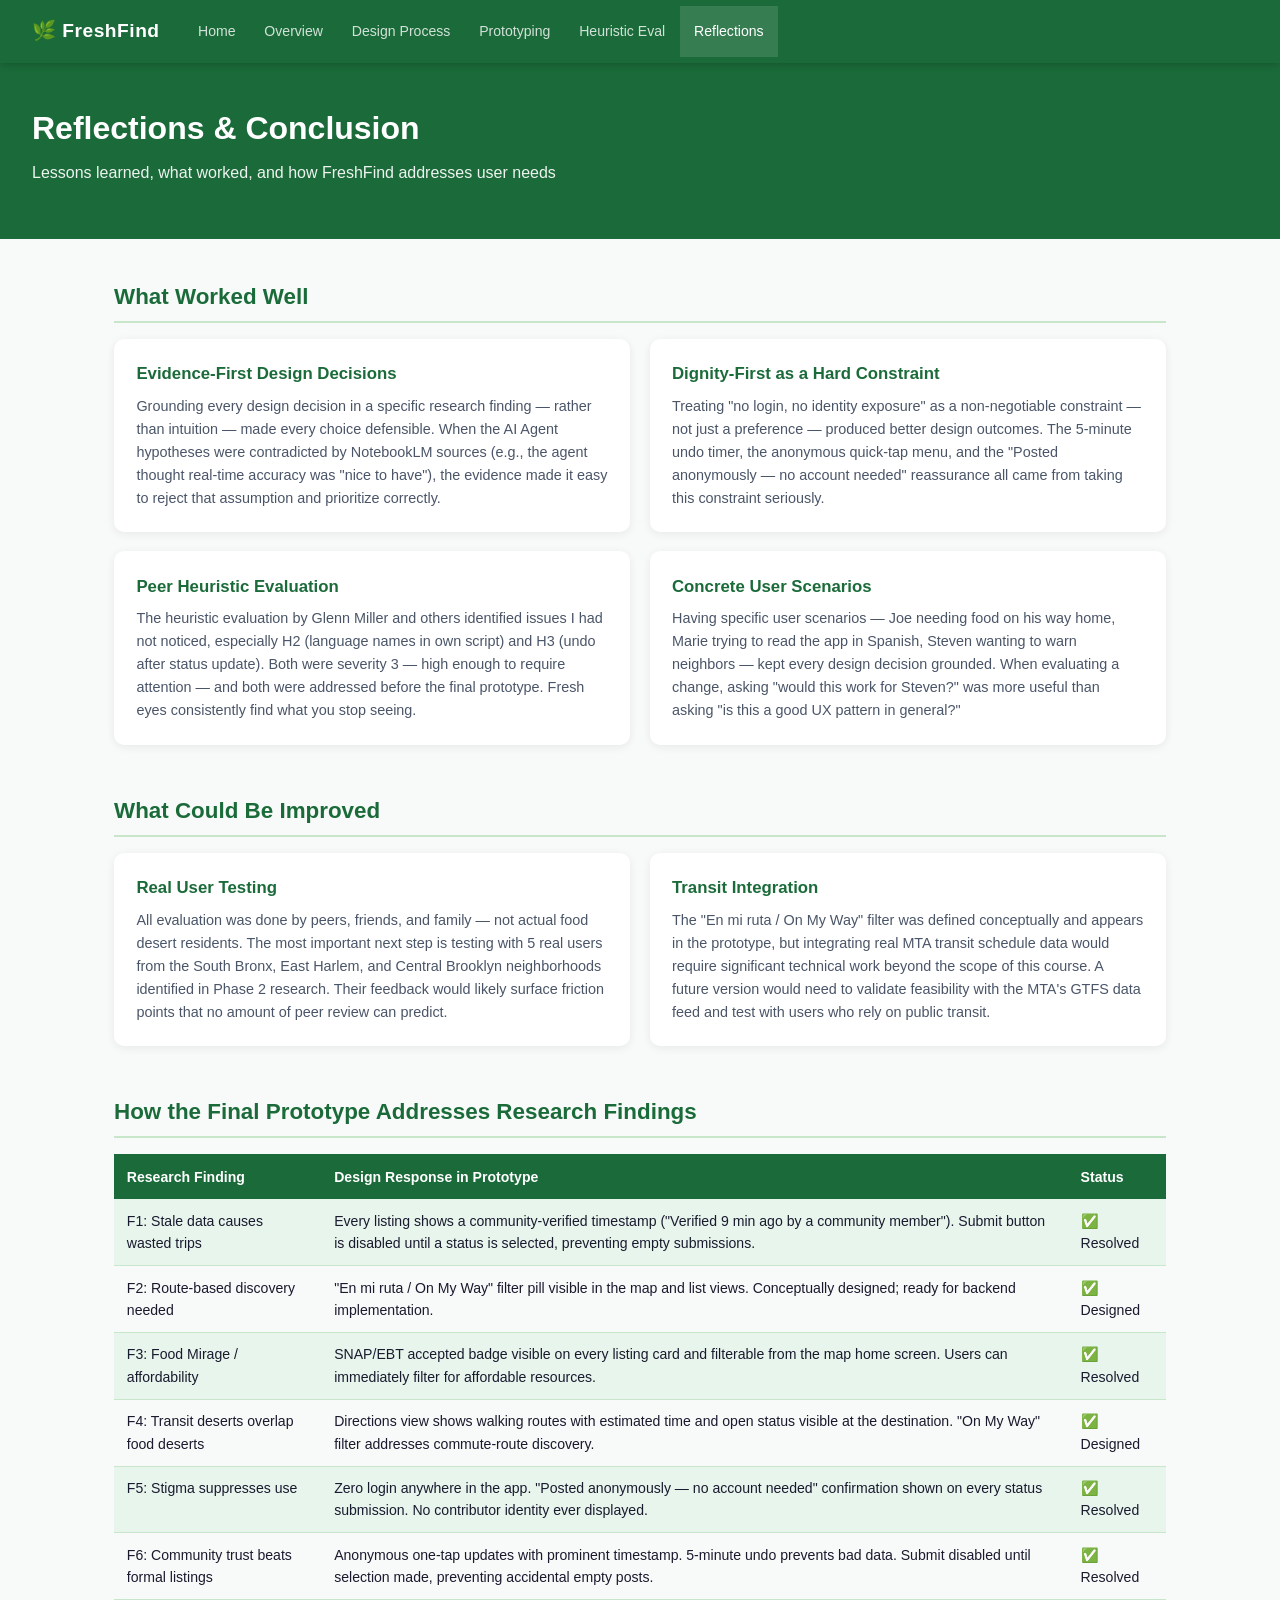
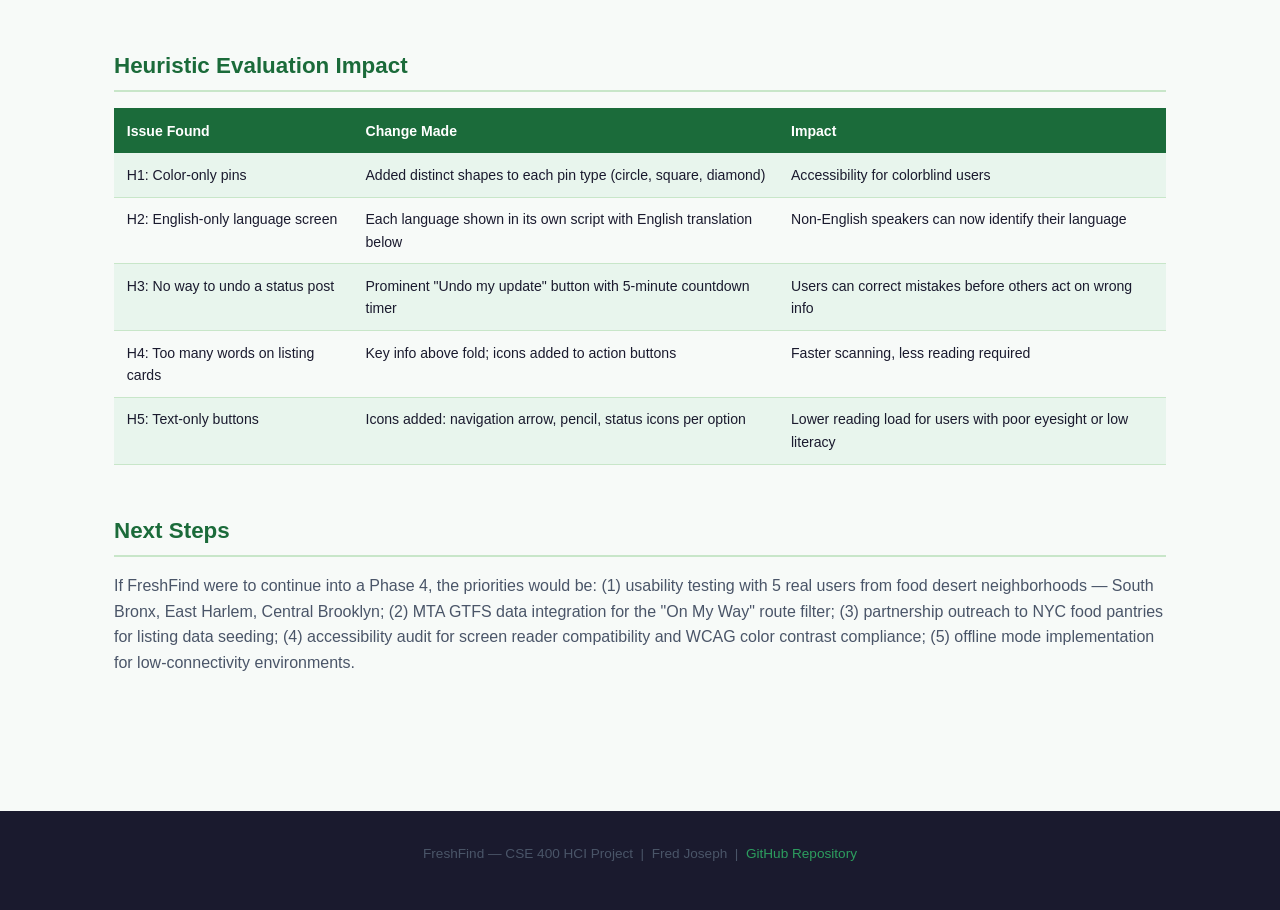
<file: reflections.html>
<!DOCTYPE html>
<html lang="en">
<head><meta charset="UTF-8"><meta name="viewport" content="width=device-width,initial-scale=1">
<title>Reflections — FreshFind</title><link rel="stylesheet" href="style.css"></head>
<body>
<nav>
  <span class="brand">🌿 FreshFind</span>
  <a href="index.html">Home</a>
  <a href="overview.html">Overview</a>
  <a href="process.html">Design Process</a>
  <a href="prototyping.html">Prototyping</a>
  <a href="evaluation.html">Heuristic Eval</a>
  <a href="reflections.html" class="active">Reflections</a>
</nav>
<div class="page-header"><h1>Reflections &amp; Conclusion</h1><p>Lessons learned, what worked, and how FreshFind addresses user needs</p></div>
<main>
 
  <section>
    <h2>What Worked Well</h2>
    <div class="card-grid cols-2">
      <div class="card">
        <h3>Evidence-First Design Decisions</h3>
        <p>Grounding every design decision in a specific research finding — rather than intuition — made every choice defensible. When the AI Agent hypotheses were contradicted by NotebookLM sources (e.g., the agent thought real-time accuracy was "nice to have"), the evidence made it easy to reject that assumption and prioritize correctly.</p>
      </div>
      <div class="card">
        <h3>Dignity-First as a Hard Constraint</h3>
        <p>Treating "no login, no identity exposure" as a non-negotiable constraint — not just a preference — produced better design outcomes. The 5-minute undo timer, the anonymous quick-tap menu, and the "Posted anonymously — no account needed" reassurance all came from taking this constraint seriously.</p>
      </div>
      <div class="card">
        <h3>Peer Heuristic Evaluation</h3>
        <p>The heuristic evaluation by Glenn Miller and others identified issues I had not noticed, especially H2 (language names in own script) and H3 (undo after status update). Both were severity 3 — high enough to require attention — and both were addressed before the final prototype. Fresh eyes consistently find what you stop seeing.</p>
      </div>
      <div class="card">
        <h3>Concrete User Scenarios</h3>
        <p>Having specific user scenarios — Joe needing food on his way home, Marie trying to read the app in Spanish, Steven wanting to warn neighbors — kept every design decision grounded. When evaluating a change, asking "would this work for Steven?" was more useful than asking "is this a good UX pattern in general?"</p>
      </div>
    </div>
  </section>
 
  <section>
    <h2>What Could Be Improved</h2>
    <div class="card-grid cols-2">
      <div class="card">
        <h3>Real User Testing</h3>
        <p>All evaluation was done by peers, friends, and family — not actual food desert residents. The most important next step is testing with 5 real users from the South Bronx, East Harlem, and Central Brooklyn neighborhoods identified in Phase 2 research. Their feedback would likely surface friction points that no amount of peer review can predict.</p>
      </div>
      <div class="card">
        <h3>Transit Integration</h3>
        <p>The "En mi ruta / On My Way" filter was defined conceptually and appears in the prototype, but integrating real MTA transit schedule data would require significant technical work beyond the scope of this course. A future version would need to validate feasibility with the MTA's GTFS data feed and test with users who rely on public transit.</p>
      </div>
    </div>
  </section>
 
  <section>
    <h2>How the Final Prototype Addresses Research Findings</h2>
    <table class="he-table">
      <tr><th>Research Finding</th><th>Design Response in Prototype</th><th>Status</th></tr>
      <tr>
        <td>F1: Stale data causes wasted trips</td>
        <td>Every listing shows a community-verified timestamp ("Verified 9 min ago by a community member"). Submit button is disabled until a status is selected, preventing empty submissions.</td>
        <td>✅ Resolved</td>
      </tr>
      <tr>
        <td>F2: Route-based discovery needed</td>
        <td>"En mi ruta / On My Way" filter pill visible in the map and list views. Conceptually designed; ready for backend implementation.</td>
        <td>✅ Designed</td>
      </tr>
      <tr>
        <td>F3: Food Mirage / affordability</td>
        <td>SNAP/EBT accepted badge visible on every listing card and filterable from the map home screen. Users can immediately filter for affordable resources.</td>
        <td>✅ Resolved</td>
      </tr>
      <tr>
        <td>F4: Transit deserts overlap food deserts</td>
        <td>Directions view shows walking routes with estimated time and open status visible at the destination. "On My Way" filter addresses commute-route discovery.</td>
        <td>✅ Designed</td>
      </tr>
      <tr>
        <td>F5: Stigma suppresses use</td>
        <td>Zero login anywhere in the app. "Posted anonymously — no account needed" confirmation shown on every status submission. No contributor identity ever displayed.</td>
        <td>✅ Resolved</td>
      </tr>
      <tr>
        <td>F6: Community trust beats formal listings</td>
        <td>Anonymous one-tap updates with prominent timestamp. 5-minute undo prevents bad data. Submit disabled until selection made, preventing accidental empty posts.</td>
        <td>✅ Resolved</td>
      </tr>
    </table>
  </section>
 
  <section>
    <h2>Heuristic Evaluation Impact</h2>
    <table class="he-table">
      <tr><th>Issue Found</th><th>Change Made</th><th>Impact</th></tr>
      <tr><td>H1: Color-only pins</td><td>Added distinct shapes to each pin type (circle, square, diamond)</td><td>Accessibility for colorblind users</td></tr>
      <tr><td>H2: English-only language screen</td><td>Each language shown in its own script with English translation below</td><td>Non-English speakers can now identify their language</td></tr>
      <tr><td>H3: No way to undo a status post</td><td>Prominent "Undo my update" button with 5-minute countdown timer</td><td>Users can correct mistakes before others act on wrong info</td></tr>
      <tr><td>H4: Too many words on listing cards</td><td>Key info above fold; icons added to action buttons</td><td>Faster scanning, less reading required</td></tr>
      <tr><td>H5: Text-only buttons</td><td>Icons added: navigation arrow, pencil, status icons per option</td><td>Lower reading load for users with poor eyesight or low literacy</td></tr>
    </table>
  </section>
 
  <section>
    <h2>Next Steps</h2>
    <p>If FreshFind were to continue into a Phase 4, the priorities would be: (1) usability testing with 5 real users from food desert neighborhoods — South Bronx, East Harlem, Central Brooklyn; (2) MTA GTFS data integration for the "On My Way" route filter; (3) partnership outreach to NYC food pantries for listing data seeding; (4) accessibility audit for screen reader compatibility and WCAG color contrast compliance; (5) offline mode implementation for low-connectivity environments.</p>
  </section>
 
</main>
<footer>
  <p>FreshFind — CSE 400 HCI Project &nbsp;|&nbsp; Fred Joseph &nbsp;|&nbsp;
  <a href="https://github.com/fredj04.github.io/FreshFind-hci">GitHub Repository</a></p>
</footer>
</body></html>
</file>
<file: style.css>
:root {
  --green:  #1B6B3A;
  --moss:   #2D9E5F;
  --mint:   #E8F5ED;
  --light:  #C8E6C9;
  --dark:   #1A1A2E;
  --mid:    #4A5568;
  --hint:   #888888;
  --white:  #FFFFFF;
  --offwhite: #F7FAF8;
  --gold:   #F5A623;
  --orange: #E67E22;
  --yellow: #F39C12;
  --red:    #C0392B;
}
* { box-sizing: border-box; margin: 0; padding: 0; }
body { font-family: 'Segoe UI', Arial, sans-serif; background: var(--offwhite); color: var(--dark); line-height: 1.6; }
 
/* NAV */
nav { background: var(--green); padding: 0 2rem; display: flex; align-items: center; gap: 0; position: sticky; top: 0; z-index: 100; box-shadow: 0 2px 8px rgba(0,0,0,.2); }
nav .brand { font-size: 1.2rem; font-weight: 700; color: var(--white); padding: 1rem 1.5rem 1rem 0; letter-spacing: .5px; }
nav a { color: rgba(255,255,255,.8); text-decoration: none; padding: .9rem .9rem; font-size: .88rem; transition: background .2s; }
nav a:hover, nav a.active { background: rgba(255,255,255,.12); color: var(--white); }
 
/* HERO */
.hero { background: linear-gradient(135deg, var(--green) 0%, #156030 60%, #0d4020 100%); color: white; padding: 5rem 2rem 4rem; text-align: center; }
.hero h1 { font-size: 3rem; font-weight: 700; letter-spacing: -1px; margin-bottom: .5rem; }
.hero .tagline { font-size: 1.15rem; color: rgba(255,255,255,.92); margin-bottom: 1.5rem; }
.hero .meta { font-size: .9rem; color: rgba(255,255,255,.9); }
.hero .pill { display: inline-block; background: rgba(255,255,255,.15); border: 1px solid rgba(255,255,255,.3); border-radius: 20px; padding: .3rem .9rem; font-size: .8rem; margin: .25rem; }
 
/* PAGE HEADER */
.page-header { background: var(--green); color: white; padding: 2.5rem 2rem; }
.page-header h1 { font-size: 2rem; font-weight: 700; }
.page-header p { color: rgba(255,255,255,.92); margin-top: .4rem; }
 
/* MAIN CONTENT */
main { max-width: 1100px; margin: 0 auto; padding: 2.5rem 1.5rem; }
section { margin-bottom: 3rem; }
h2 { font-size: 1.4rem; color: var(--green); margin-bottom: 1rem; padding-bottom: .4rem; border-bottom: 2px solid var(--light); }
h3 { font-size: 1.05rem; color: var(--dark); margin: 1.2rem 0 .4rem; font-weight: 600; }
p { margin-bottom: .8rem; color: var(--mid); }
a { color: var(--moss); }
 
/* CARDS */
.card-grid { display: grid; gap: 1.2rem; margin: 1rem 0; }
.card-grid.cols-3 { grid-template-columns: repeat(auto-fit, minmax(280px, 1fr)); }
.card-grid.cols-2 { grid-template-columns: repeat(auto-fit, minmax(380px, 1fr)); }
.card { background: white; border-radius: 10px; padding: 1.4rem; box-shadow: 0 2px 10px rgba(0,0,0,.07); }
.card .card-tag { font-size: .75rem; font-weight: 700; color: var(--moss); letter-spacing: .5px; text-transform: uppercase; margin-bottom: .5rem; }
.card h3 { margin-top: 0; color: var(--green); }
.card p { font-size: .9rem; margin-bottom: 0; }
 
/* STAT CARDS */
.stat-grid { display: grid; grid-template-columns: repeat(auto-fit, minmax(200px, 1fr)); gap: 1rem; margin: 1rem 0; }
.stat-card { background: white; border-radius: 10px; padding: 1.5rem; text-align: center; box-shadow: 0 2px 8px rgba(0,0,0,.07); }
.stat-card .number { font-size: 2.8rem; font-weight: 700; color: var(--green); line-height: 1; }
.stat-card .label { font-size: .85rem; color: var(--mid); margin-top: .4rem; }
 
/* FINDINGS */
.finding { background: white; border-radius: 8px; padding: 1rem 1.2rem; margin-bottom: .8rem; box-shadow: 0 1px 6px rgba(0,0,0,.06); display: flex; gap: 1rem; align-items: flex-start; }
.finding .num { background: var(--green); color: white; font-weight: 700; font-size: .85rem; border-radius: 6px; padding: .3rem .55rem; flex-shrink: 0; }
.finding .text strong { color: var(--dark); display: block; margin-bottom: .2rem; }
.finding .text span { font-size: .85rem; color: var(--mid); }
.finding .src { font-size: .75rem; color: var(--moss); font-style: italic; display: block; margin-top: .3rem; }
 
/* HEURISTIC TABLE */
.he-table { width: 100%; border-collapse: collapse; font-size: .88rem; margin: 1rem 0; }
.he-table th { background: var(--green); color: white; padding: .7rem .8rem; text-align: left; }
.he-table td { padding: .65rem .8rem; border-bottom: 1px solid var(--light); vertical-align: top; }
.he-table tr:nth-child(even) td { background: var(--mint); }
 
/* SEVERITY BADGES — maps to 1-5 scale used in evaluation */
.sev { display: inline-block; color: white; font-weight: 700; font-size: .8rem; border-radius: 4px; padding: .15rem .45rem; }
.sev-1 { background: #888888; }       /* 1 = No problem */
.sev-2 { background: var(--yellow); } /* 2 = Cosmetic — also used for "3 = Minor" display */
.sev-3 { background: var(--orange); } /* 3 = Minor */
.sev-4 { background: var(--red); }    /* 4 = Major */
.sev-5 { background: #7B241C; }       /* 5 = Catastrophe */
 
/* CHANGE LOG */
.change { background: white; border-radius: 8px; padding: 1rem 1.2rem; margin-bottom: .8rem; box-shadow: 0 1px 6px rgba(0,0,0,.06); }
.change .change-head { display: flex; align-items: center; gap: .7rem; margin-bottom: .4rem; flex-wrap: wrap; }
.change-id { background: var(--green); color: white; font-weight: 700; font-size: .8rem; border-radius: 5px; padding: .25rem .5rem; }
.change-ref { font-size: .8rem; color: var(--moss); font-weight: 600; }
.change p { margin: 0; font-size: .9rem; }
 
/* SCREEN FLOW */
.screen-flow { display: grid; grid-template-columns: repeat(auto-fit, minmax(210px, 1fr)); gap: 1rem; margin: 1rem 0; }
.screen-card { background: white; border-radius: 10px; overflow: hidden; box-shadow: 0 2px 8px rgba(0,0,0,.08); }
.screen-card .screen-bar { background: var(--green); color: white; font-size: .8rem; padding: .5rem .8rem; font-weight: 600; }
.screen-card .screen-body { padding: .9rem; }
.screen-card .screen-body strong { display: block; font-size: .9rem; color: var(--dark); margin-bottom: .3rem; }
.screen-card .screen-body p { font-size: .82rem; color: var(--mid); margin: 0; }
.screen-card .screen-mockup { background: var(--mint); height: 160px; display: flex; align-items: center; justify-content: center; font-size: .8rem; color: var(--moss); font-style: italic; border-top: 1px solid var(--light); text-align: center; padding: .5rem; }
 
/* FOOTER */
footer { background: var(--dark); color: rgba(255,255,255,.6); text-align: center; padding: 2rem; font-size: .85rem; margin-top: 3rem; }
footer a { color: var(--moss); text-decoration: none; }
 
/* URL BADGE */
.url-badge { background: var(--mint); border: 1px solid var(--light); border-radius: 8px; padding: 1rem 1.4rem; display: flex; align-items: center; gap: .8rem; margin: 1rem 0; flex-wrap: wrap; }
.url-badge .url-label { font-weight: 700; color: var(--green); font-size: .9rem; white-space: nowrap; }
.url-badge a { color: var(--moss); font-size: .95rem; word-break: break-all; }
 
/* RESPONSIVE */
@media (max-width: 600px) {
  nav { flex-wrap: wrap; gap: 0; }
  nav .brand { width: 100%; padding: .75rem 0; }
  .hero h1 { font-size: 2.2rem; }
  .card-grid.cols-2, .card-grid.cols-3 { grid-template-columns: 1fr; }
  .stat-grid { grid-template-columns: 1fr 1fr; }
  .screen-flow { grid-template-columns: 1fr 1fr; }
}
</file>
